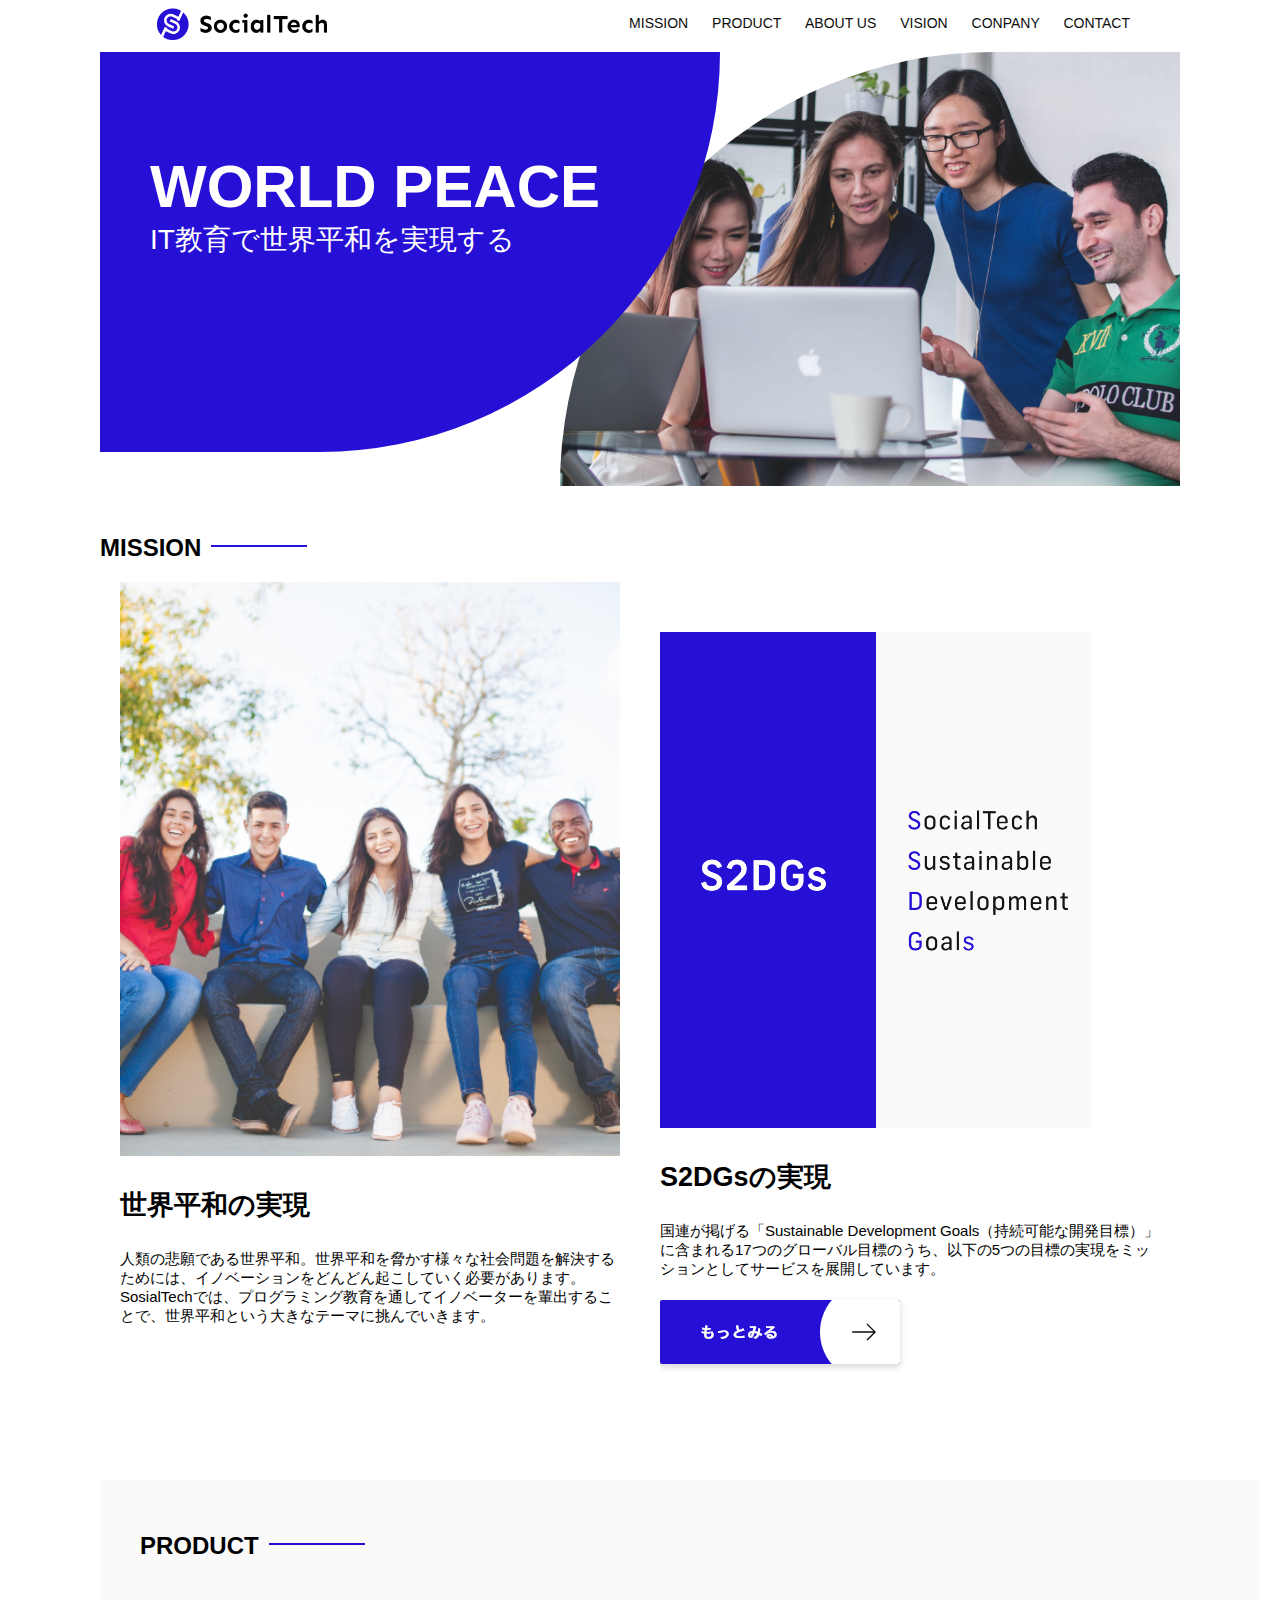
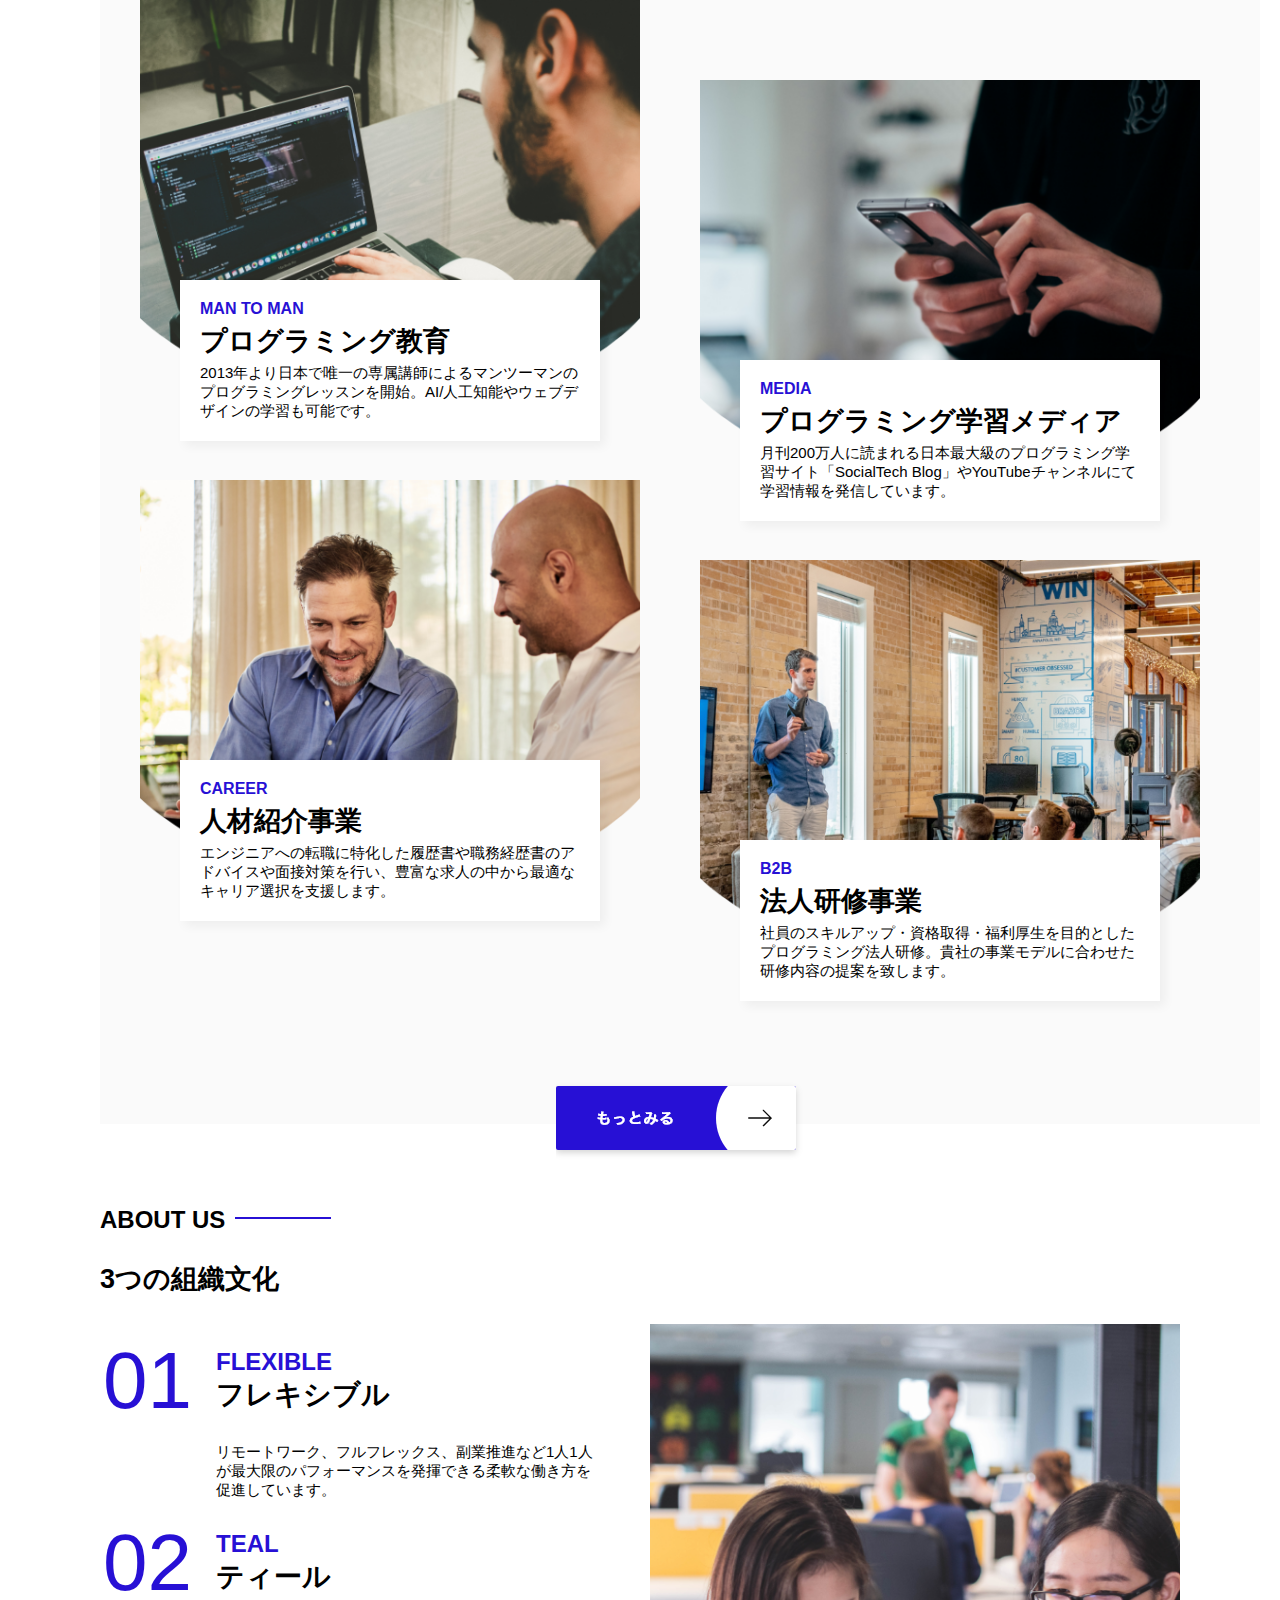
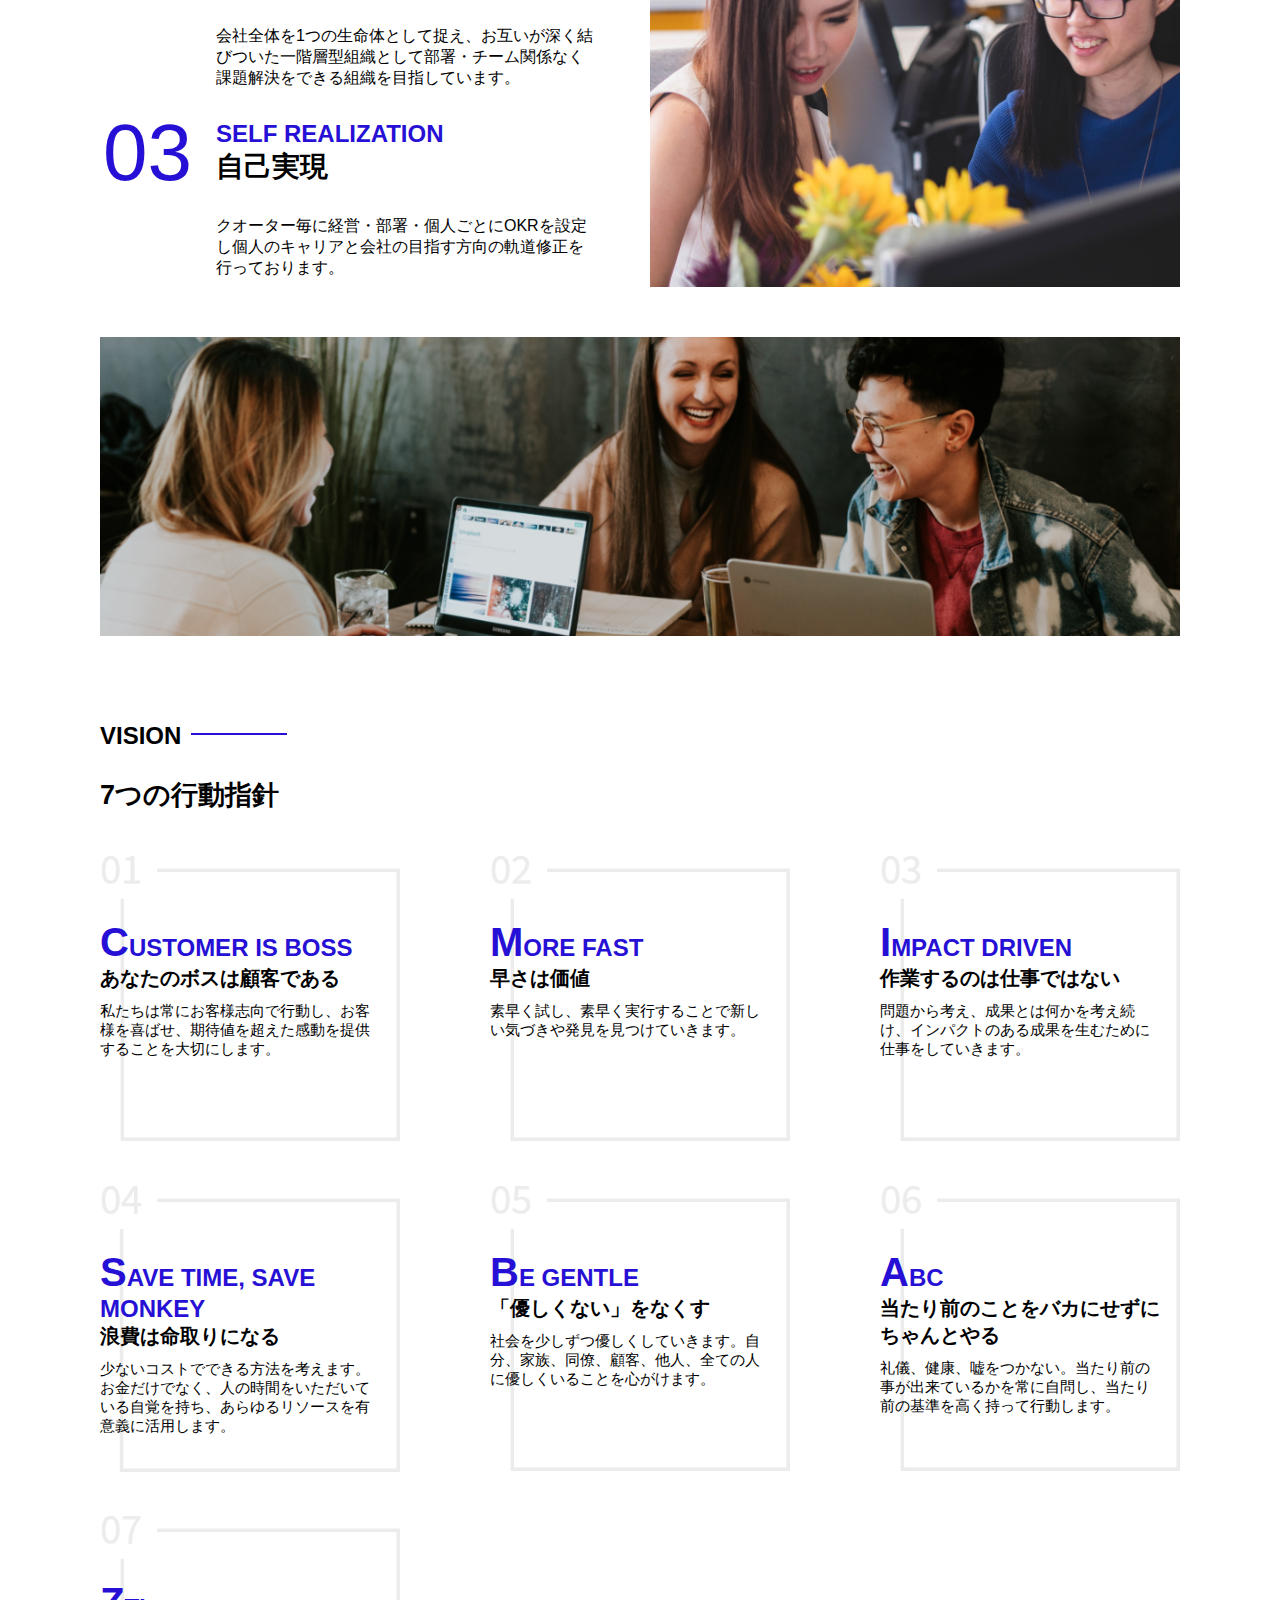
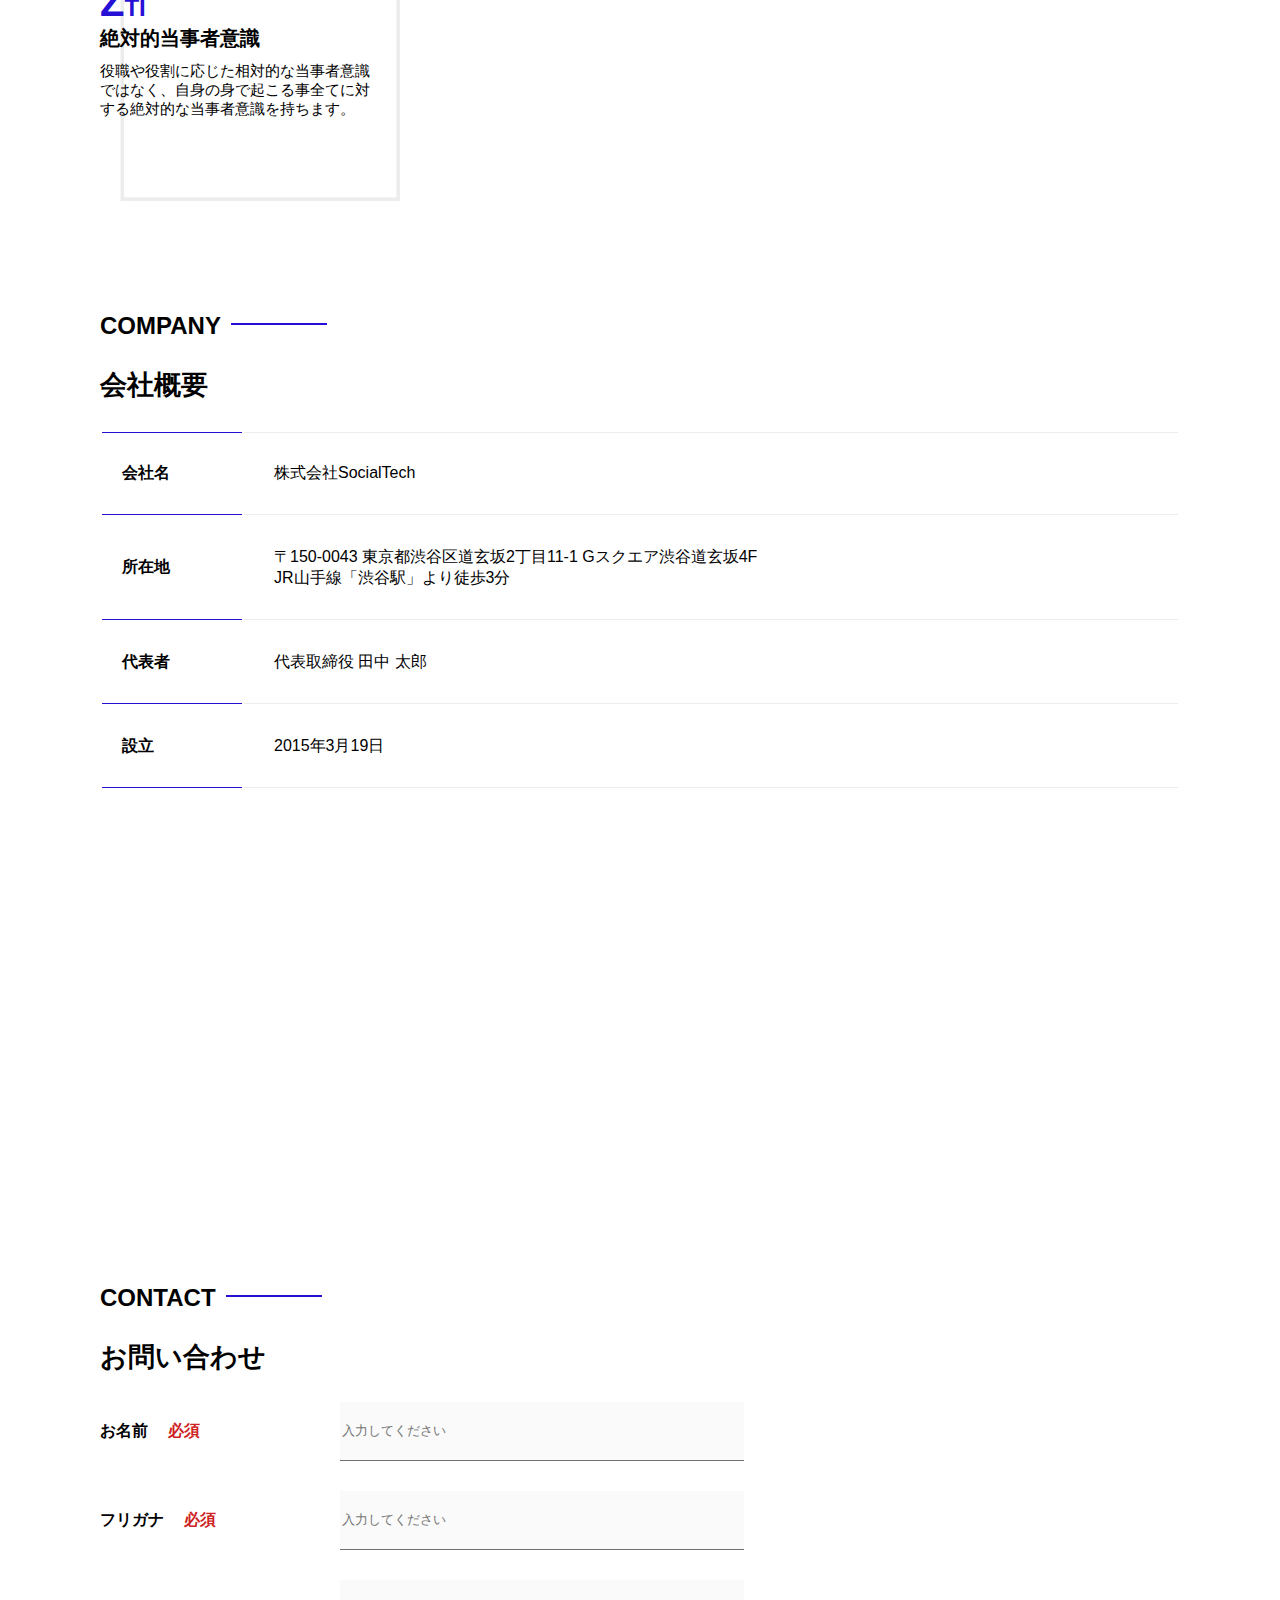
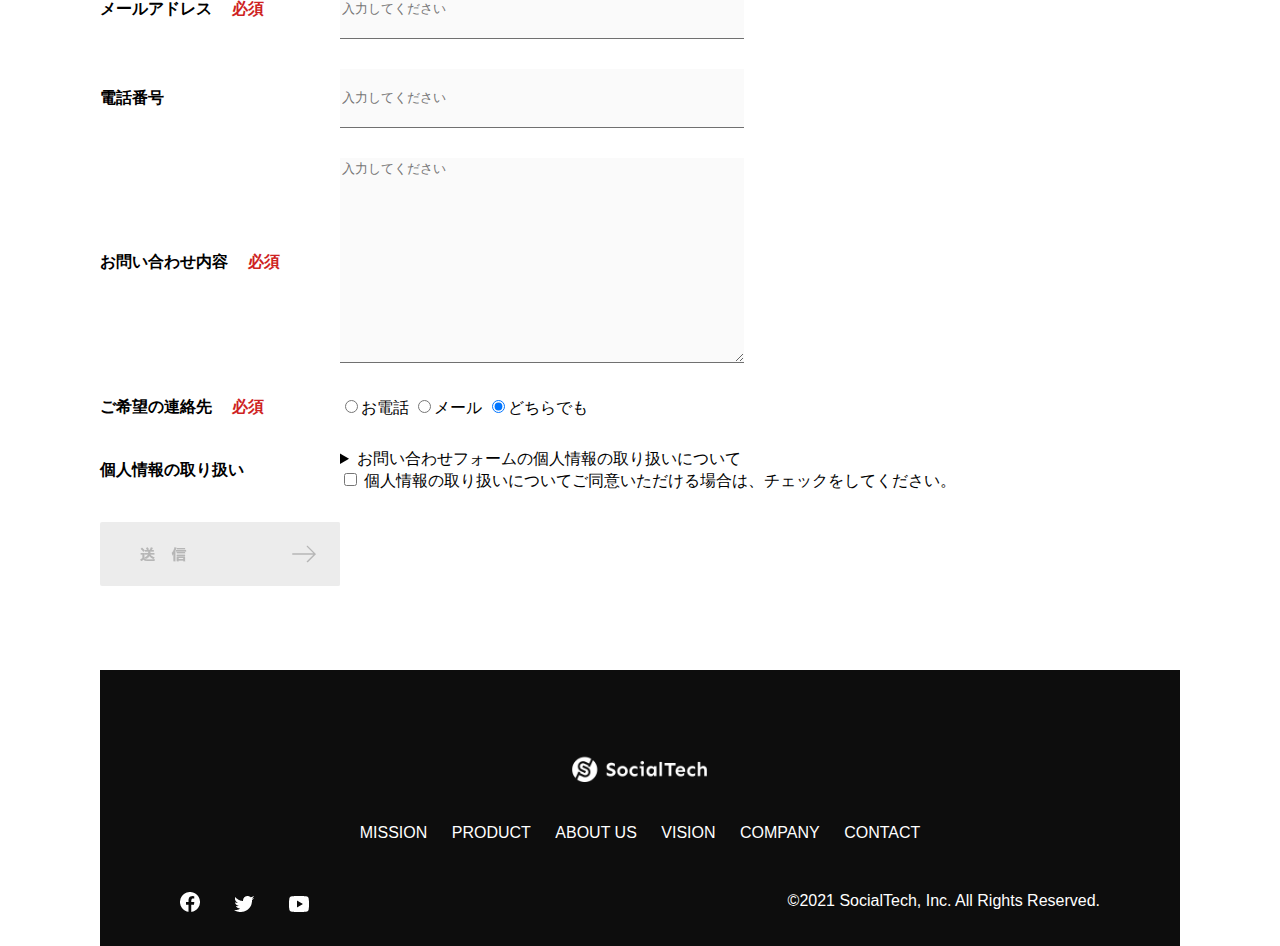
<file: index.html>
<!DOCTYPE html>
<html lang="ja">
<head>
  <meta charset="UTF-8">
  <meta name="viewport" content="width=device-width, initial-scale=1.0">
  <meta description="SocialTechはEdTech業界のリーディングカンパニーを目指します。">
  <title>SocialTech</title>
  <link rel="stylesheet" href="style.css">
</head>
<body>
  <header>
    <a href="index.html" id="logo"><img src="images/logo.png" alt="SocialTech"></a>

    <nav id="nav-pc">
      <a href="mission.html">MISSION</a>
      <a href="product.html">PRODUCT</a>
      <a href="index.html#abouts">ABOUT US</a>
      <a href="index.html#vision">VISION</a>
      <a href="index.html#company">CONPANY</a>
      <a href="index.html#contact">CONTACT</a>
    </nav>

    <img id="menu-sp" src="images/button-menu.png" alt="ナビゲーションを開く" onclick="document.getElementById('nav-sp').style.display = 'block'">
    <nav id="nav-sp">
      <img id="close" src="images/button-close.png" alt="ナビゲーションを閉じる" onclick="document.getElementById('nav-sp').style.display = 'none'">
      <a id="logo-sp" href="index.html" onclick="document.getElementById('nav-sp').style.display = 'none'"><img src="images/logo-sp.png" alt="トップページに戻る"></a>
      <a class="menu" href="mission.html" onclick="document.getElementById('nav-sp').style.display = 'none'">MISSION</a>
      <a class="menu" href="product.html" onclick="document.getElementById('nav-sp').style.display = 'none'">PRODUCT</a>
      <a class="menu" href="index.html#aboutus" onclick="document.getElementById('nav-sp').style.display = 'none'">ABOUT US</a>
      <a class="menu" href="index.html#vision" onclick="document.getElementById('nav-sp').style.display = 'none'">VISION</a>
      <a class="menu" href="index.html#company" onclick="document.getElementById('nav-sp').style.display = 'none'">COMPANY</a>
      <a class="menu" href="index.html#contact" onclick="document.getElementById('nav-sp').style.display = 'none'">CONTACT</a>
      <div id="sns">
        <a href="https://www.facebook.com/sejuku2013"><img src="images/button-facebook.png" alt="Facebookのリンク"></a>
        <a href="https://twitter.com/samuraijuku"><img src="images/button-twitter.png" alt="Twitterのリンク"></a>
        <a href="thhps://www.youtube.com/channel/UCCFOQO5aDK0xXam4cUQXT8g"><img src="images/button-youtube.png" alt="YouTubeのリンク"></a>
      </div>
    </nav>
  </header>
  <main>
    <article>
      <section id="main-visual">
        <div id="main-message">
          <h1>WORLD PEACE</h1>
          <p>IT教育で世界平和を実現する</p>
        </div>
        <img src="images/index/index-main.png" alt="PCの周りに集まる多国籍の仲間たち">
      </section>
      <section id="mission">
        <h2 class="index-h2">MISSION</h2>
        <div id="mission-flex">
          <div>
            <img id="mission-photo" src="images/index/index-mission.png" alt="屋外のベンチで写真を撮影する多国籍の仲間たち">
            <h3>世界平和の実現</h3>
            <p>人類の悲願である世界平和。世界平和を脅かす様々な社会問題を解決するためには、イノベーションをどんどん起こしていく必要があります。SosialTechでは、プログラミング教育を通してイノベーターを輩出することで、世界平和という大きなテーマに挑んでいきます。</p>
          </div>
          <div>
            <img id="s2dgs" src="images/index/s2dgs.png" alt="S2DGs">
            <h3>S2DGsの実現</h3>
            <p>国連が掲げる「Sustainable Development Goals（持続可能な開発目標）」に含まれる17つのグローバル目標のうち、以下の5つの目標の実現をミッションとしてサービスを展開しています。</p>
            <a href="mission.html">
              <img src="images/button-more.png" alt="もっとみる">
            </a>
          </div>
        </div>
      </section>
      <section id="product">
        <h2 class="index-h2">PRODUCT</h2>
        <div>
          <div id="product-left">
            <div>
              <img class="product-photo" src="images/index/index-mantoman.png" alt="PCでコードを書く男性">
              <div class="product-explain">
                <span>MAN TO MAN</span>
                <h3>プログラミング教育</h3>
                <p>2013年より日本で唯一の専属講師によるマンツーマンのプログラミングレッスンを開始。AI/人工知能やウェブデザインの学習も可能です。</p>
              </div>
            </div>
            <div>
              <img class="product-photo" src="images/index/index-career.png" alt="笑顔で話し合う2人の男性">
              <div class="product-explain">
                <span>CAREER</span>
                <h3>人材紹介事業</h3>
                <p>エンジニアへの転職に特化した履歴書や職務経歴書のアドバイスや面接対策を行い、豊富な求人の中から最適なキャリア選択を支援します。</p>
              </div>
            </div>
          </div>
          <div id="product-right">
            <div>
              <img class="product-photo" src="images/index/index-media.png" alt="スマートフォンを操作する人">
              <div class="product-explain">
                <span>MEDIA</span>
                <h3>プログラミング学習メディア</h3>
                <p>月刊200万人に読まれる日本最大級のプログラミング学習サイト「SocialTech Blog」やYouTubeチャンネルにて学習情報を発信しています。</p>
              </div>
            </div>
            <div>
              <img class="product-photo" src="images/index/index-b2b.png" alt="講演中の男性とそれを聴く人々">
              <div class="product-explain">
                <span>B2B</span>
                <h3>法人研修事業</h3>
                <p>社員のスキルアップ・資格取得・福利厚生を目的としたプログラミング法人研修。貴社の事業モデルに合わせた研修内容の提案を致します。</p>
              </div>
            </div>
          </div>
        </div>
        <div>
          <a id="product-more" href="product.html">
            <img src="images/button-more.png" alt="もっとみる">
          </a>
        </div>
      </section>
      <section id="aboutus">
        <h2 class="index-h2">ABOUT US</h2>
        <h3>3つの組織文化</h3>
        <div>
          <table class="culture-table">
            <tr>
              <td>
                <span class="culture-num">01</span>
              </td>
              <td>
                <span class="culture-en">FLEXIBLE</span>
                <span class="culture-jp">フレキシブル</span>
              </td>
            </tr>
            <tr>
              <td>

              </td>
              <td>
                <p class="culture-description">
                  リモートワーク、フルフレックス、副業推進など1人1人が最大限のパフォーマンスを発揮できる柔軟な働き方を促進しています。
                </p>
              </td>
            </tr>
            <tr>
              <td>
                <span class="culture-num">02</span>
              </td>
              <td>
                <span class="culture-en">TEAL</span>
                <span class="culture-jp">ティール</span>
              </td>
            </tr>
            <tr>
              <td>

              </td>
              <td>
                会社全体を1つの生命体として捉え、お互いが深く結びついた一階層型組織として部署・チーム関係なく課題解決をできる組織を目指しています。
              </td>
            </tr>
            <tr>
              <td>
                <span class="culture-num">03</span>
              </td>
              <td>
                <span class="culture-en">SELF REALIZATION</span>
                <span class="culture-jp">自己実現</span>
              </td>
            </tr>
            <td>

            </td>
            <td>
              クオーター毎に経営・部署・個人ごとにOKRを設定し個人のキャリアと会社の目指す方向の軌道修正を行っております。
            </td>
          </table>
          <img class="culture-img" src="images/index/index-aboutus1.png" alt="笑顔で話し合う2人の女性">
        </div>
        <img class="culture-img2" src="images/index/index-aboutus2.png" alt="笑顔で話し合う3人の男女">
      </section>
      <section id="vision">
        <h2 class="index-h2">VISION</h2>
        <h3>7つの行動指針</h3>
        <div>
          <div class="vision-box">
            <img src="images/index/vision-01.png" alt="01">
            <span>
              <h4>CUSTOMER IS BOSS</h4>
              <h5>あなたのボスは顧客である</h5>
              <p>私たちは常にお客様志向で行動し、お客様を喜ばせ、期待値を超えた感動を提供することを大切にします。</p>
            </span>
          </div>
          <div class="vision-box">
            <img src="images/index/vision-02.png" alt="02">
            <span>
              <h4>MORE FAST</h4>
              <h5>早さは価値</h5>
              <p>素早く試し、素早く実行することで新しい気づきや発見を見つけていきます。</p>
            </span>
          </div>
          <div class="vision-box">
            <img src="images/index/vision-03.png" alt="03">
            <span>
              <h4>IMPACT DRIVEN</h4>
              <h5>作業するのは仕事ではない</h5>
              <p>問題から考え、成果とは何かを考え続け、インパクトのある成果を生むために仕事をしていきます。</p>
            </span>
          </div>
          <div class="vision-box">
            <img src="images/index/vision-04.png" alt="04">
            <span>
              <h4>SAVE TIME, SAVE MONKEY</h4>
              <h5>浪費は命取りになる</h5>
              <p>少ないコストでできる方法を考えます。お金だけでなく、人の時間をいただいている自覚を持ち、あらゆるリソースを有意義に活用します。</p>
            </span>
          </div>
          <div class="vision-box">
            <img src="images/index/vision-05.png" alt="05">
            <span>
              <h4>BE GENTLE</h4>
              <h5>「優しくない」をなくす</h5>
              <p>社会を少しずつ優しくしていきます。自分、家族、同僚、顧客、他人、全ての人に優しくいることを心がけます。</p>
            </span>
          </div>
          <div class="vision-box">
            <img src="images/index/vision-06.png" alt="06">
            <span>
              <h4>ABC</h4>
              <h5>当たり前のことをバカにせずにちゃんとやる</h5>
              <p>礼儀、健康、嘘をつかない。当たり前の事が出来ているかを常に自問し、当たり前の基準を高く持って行動します。</p>
            </span>
          </div>
          <div class="vision-box">
            <img src="images/index/vision-07.png" alt="07">
            <span>
              <h4>ZTI</h4>
              <h5>絶対的当事者意識</h5>
              <p>役職や役割に応じた相対的な当事者意識ではなく、自身の身で起こる事全てに対する絶対的な当事者意識を持ちます。</p>
            </span>
          </div>
        </div>
      </section>
      <section id="company">
        <h2 class="index-h2">COMPANY</h2>
        <h3>会社概要</h3>
        <table id="company-table">
          <tr>
            <th class="tableheader-first">会社名</th>
            <td class="cell-first">株式会社SocialTech</td>
          </tr>
          <tr>
            <th class="tableheader">所在地</th>
            <td class="cell">〒150-0043 東京都渋谷区道玄坂2丁目11-1 Gスクエア渋谷道玄坂4F<br>JR山手線「渋谷駅」より徒歩3分</td>
          </tr>
          <tr>
            <th class="tableheader">代表者</th>
            <td class="cell">代表取締役 田中 太郎</td>
          </tr>
          <tr>
            <th class="tableheader">設立</th>
            <td class="cell">2015年3月19日</td>
          </tr>
        </table>
        <iframe src="https://www.google.com/maps/embed?pb=!1m18!1m12!1m3!1d3241.7761314189006!2d139.69400201531667!3d35.6578868801997!2m3!1f0!2f0!3f0!3m2!1i1024!2i768!4f13.1!3m3!1m2!1s0x60188caa0042e8d1%3A0xba130bea826a7aa2!2z44CSMTUwLTAwNDMg5p2x5Lqs6YO95riL6LC35Yy66YGT546E5Z2C77yS5LiB55uu77yR77yR4oiS77yR!5e0!3m2!1sja!2sjp!4v1643881287287!5m2!1sja!2sjp" width="600" height="450" style="border:0;" allowfullscreen="" loading="lazy"></iframe>
      </section>
      <section id="contact">
        <h2 class="index-h2">CONTACT</h2>
        <h3>お問い合わせ</h3>
        <form action="https://api.staticforms.xyz/submit" method="post">
          <input type="text" name="honeypot" style="display:none">
          <input type="hidden" name="accessKey" value="f70f6d6e-cedf-4942-aa70-0d74ff554db4">
          <input type="hidden" name="subject" value="お問い合わせフォーム" />
          <input type="hidden" name="replyTo" value="n.onqou.1126@gmail.com">
          <input type="hidden" name="redirectTo" value="">
          <div>
            <div class="contact-heading">
              <label class="contact-label">お名前<span class="contact-span">必須</span></label>
            </div>
            <div class="contact-form">
              <input type="text" name="name" placeholder="入力してください" class="contact-textbox">
            </div>
          </div>
          <div>
            <div class="contact-heading">
              <label class="contact-label">フリガナ<span class="contact-span">必須</span></label>
            </div>
            <div>
              <input type="text" name="hurigana" placeholder="入力してください" class="contact-textbox">
            </div>
          </div>
          <div>
            <div class="contact-heading">
              <label class="contact-label">メールアドレス<span class="contact-span">必須</span></label>
            </div>
            <div>
              <input type="text" name="email" placeholder="入力してください" class="contact-textbox">
            </div>
          </div>
          <div>
            <div class="contact-heading">
              <label class="contact-label">電話番号</label>
            </div>
            <div>
              <input type="text" name="tel" placeholder="入力してください" class="contact-textbox">
            </div>
          </div>
          <div>
            <div class="contact-heading">
              <label class="contact-label">お問い合わせ内容<span class="contact-span">必須</span></label>
            </div>
            <div>
              <textarea class="contact-textarea" placeholder="入力してください" name="message"></textarea>
            </div>
          </div>
          <div>
            <div class="contact-heading">
              <label class="contact-label">ご希望の連絡先<span class="contact-span">必須</span></label>
            </div>
            <div>
              <input class="radiobutton" type="radio" value="tel" name="contact" checked><label>お電話</label>
              <input class="radiobutton" type="radio" value="mail" name="contact" checked><label>メール</label>
              <input class="radiobutton" type="radio" value="both" name="contact" checked><label>どちらでも</label>
            </div>
          </div>
          <div>
            <div class="contact-heading">
              <label class="contact-label">個人情報の取り扱い</label>
            </div>
            <div>
              <details>
                <summary>お問い合わせフォームの個人情報の取り扱いについて</summary>
                <div>
                  <span>１．組織の名称又は氏名</span><br>
                  株式会社SocialTech<br><br>
                  <span>２．個人情報保護管理者（若しくはその代理人）の氏名又は職名、所属及び連絡先
                    鈴木 一郎 コーポレート部</span><br>
                  メールアドレス：support@socialtech.net<br>
                  TEL：03-xxxx-xxxx<br>
                  <span>３．個人情報の利用目的</span><br>
                  ・本サービス及び本サービスに関連する情報の提供又はそれらに関する連絡のため<br>
                  ・ユーザーの本人確認のため<br>
                  ・当社サービスのご案内のため<br>
                  ・当社の商品等の広告または宣伝（電子メールによるものを含むものとします。）<br><br>
                  <span>４．個人情報の取り扱い業務の委託</span><br>
                  個人情報の取扱業務の全部または一部を外部に業務委託する場合があります。<br>
                  その際、弊社は、個人情報を適切に保護できる管理体制を敷き実行していることを条件として<br>
                  委託先を厳選したうえで、機密保持契約を委託先と締結し、お客様の個人情報を厳密に管理させます。<br><br>
                  <span>５．個人情報の開示等の請求</span><br>
                  お客様は、弊社に対してご自身の個人情報の開示等（利用目的の通知、開示、内容の訂正・追加・削除、利用の停止または消去、第三者への提供の停止）に関して、当社問合わせ窓口に申し出ることができます。<br>
                  その際、弊社はお客様ご本人を確認させていただいたうえで、合理的な期間内に対応いたします。<br><br>
                  なお、個人情報に関する弊社問合わせ先は、次の通りです。<br><br>
                  株式会社SocialTech　個人情報問合せ窓口<br>
                  〒150-0043　東京都渋谷区道玄坂2丁目11-1 Ｇスクエア渋谷道玄坂 4F<br>
                  メールアドレス：support@socialtech.net　TEL：03-xxxx-xxxx<br><br>
                  <span>６．個人情報を提供されることの任意性について</span><br><br>
                  お客様がご自身の個人情報を弊社に提供されるか否かは、お客様のご判断によりますが、もしご提供されない場合には、適切なサービスが提供できない場合がありますので予めご了承ください。
                </div>
              </details>
              <input type="checkbox" name="agree">
              <span>個人情報の取り扱いについてご同意いただける場合は、チェックをしてください。</span>
            </div>
          </div>
          <input type="image" value="Submit" src="images/button-submit.png" alt="送信する">
        </form>
      </section>
    </article>
    <footer>
      <div id="footer-logo">
        <img src="images/logo-sp.png" alt="SocialTech">
      </div>
      <div id="footer-link">
        <a href="mission.html">MISSION</a>
        <a href="product.html">PRODUCT</a>
        <a href="index.html#aboutus">ABOUT US</a>
        <a href="index.html#vision">VISION</a>
        <a href="index.html#company">COMPANY</a>
        <a href="index.html#contact">CONTACT</a>
      </div>
      <div id="sns-footer">
        <a href="https://www.facebook.com/sejuku2013"><img src="images/button-facebook.png" alt="Facebookのリンク"></a>
        <a href="https://twitter.com/samuraijuku"><img src="images/button-twitter.png" alt="Twitterのリンク"></a>
        <a href="thhps://www.youtube.com/channel/UCCFOQO5aDK0xXam4cUQXT8g"><img src="images/button-youtube.png" alt="YouTubeのリンク"></a>
        <span id="copyright">&copy;2021 SocialTech, Inc. All Rights Reserved.</span>
      </div>
    </footer>
  </main>
</body>
</html>
</file>
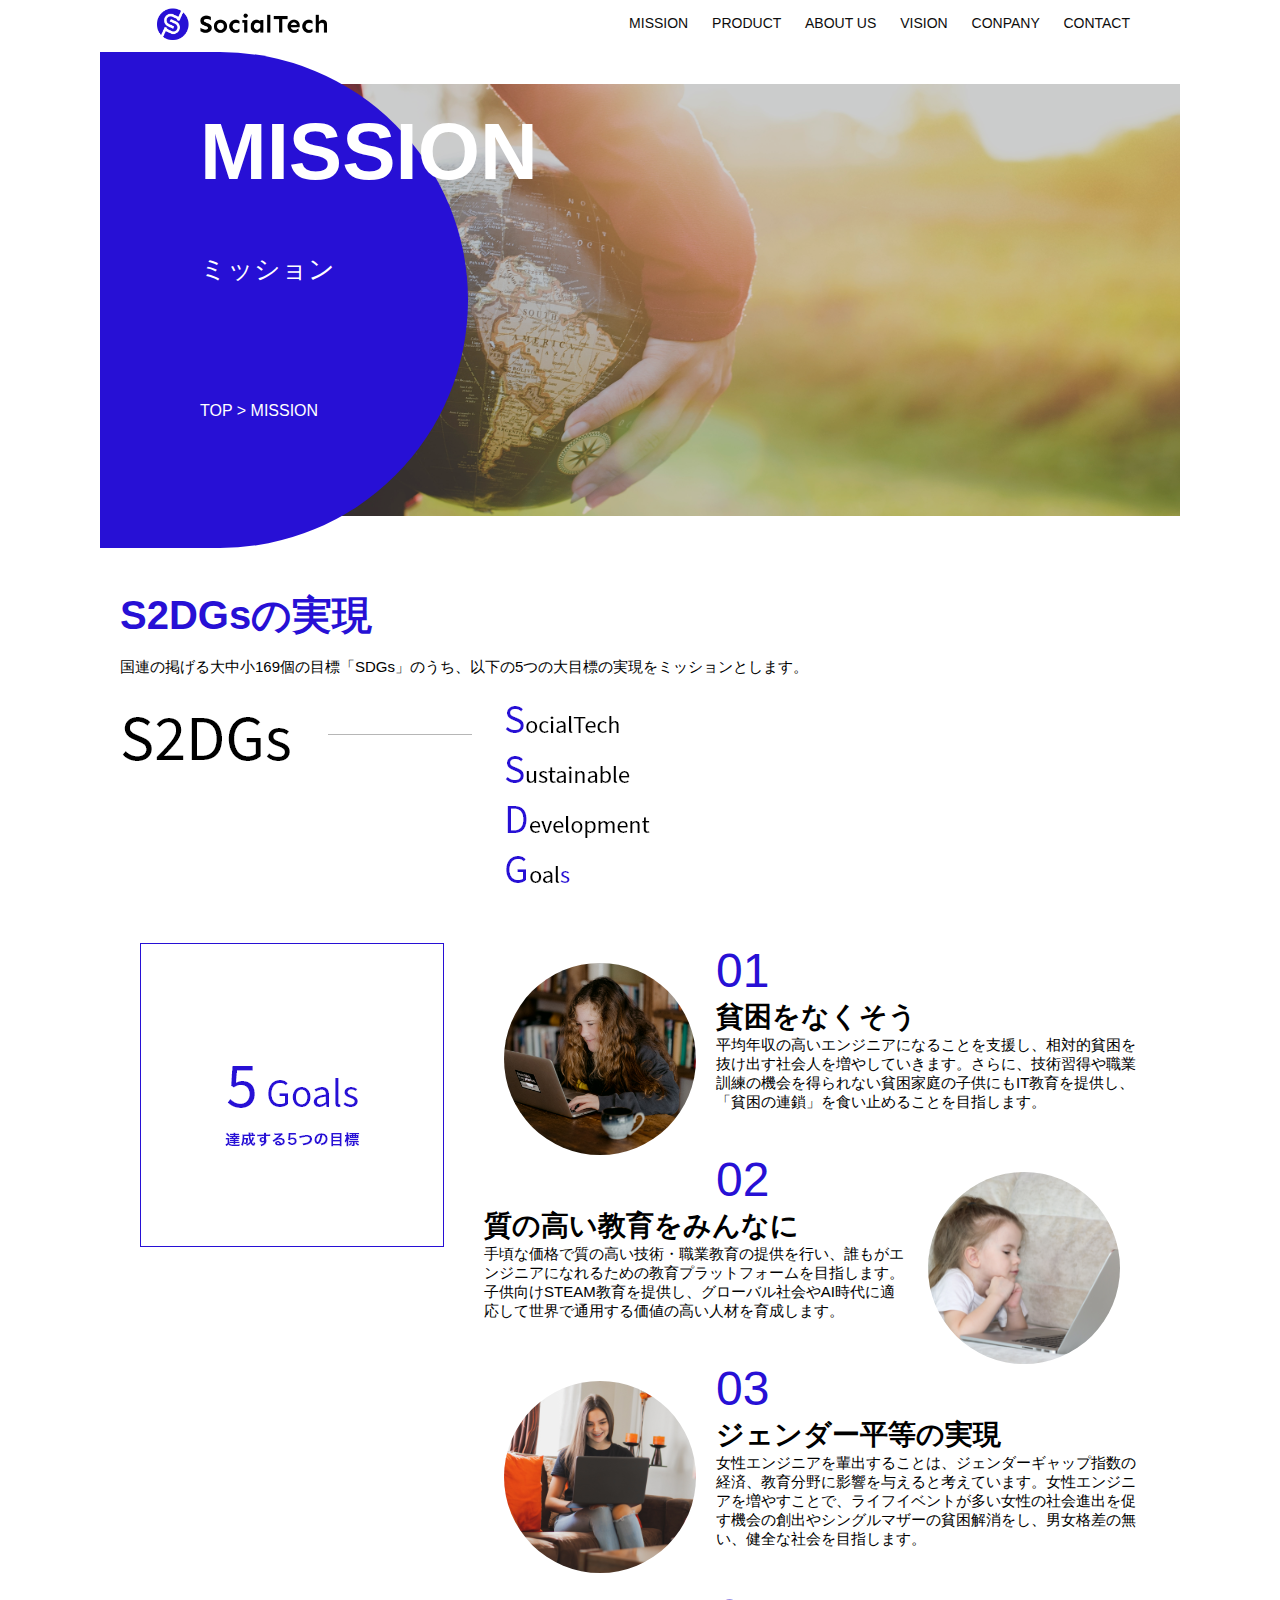
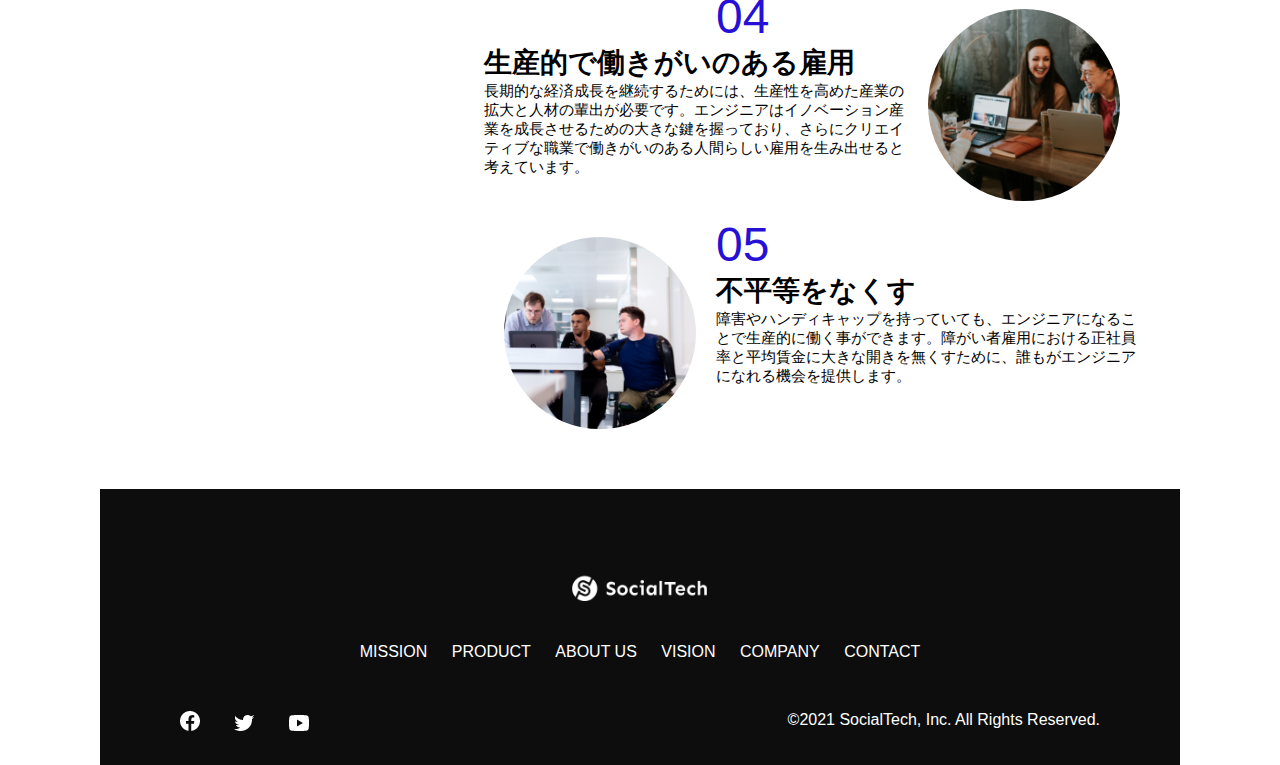
<file: mission.html>
<!DOCTYPE html>
<html lang="ja">
<head>
  <meta charset="UTF-8">
  <meta name="viewport" content="width=device-width, initial-scale=1.0">
  <meta description="SocialTechが目指す5つの目標（S2DGs）を紹介します。">
  <title>SocialTech - MISSION</title>
  <link rel="stylesheet" href="style.css">
</head>
<body>
  <header>
    <a href="index.html" id="logo"><img src="images/logo.png" alt="SocialTech"></a>

    <nav id="nav-pc">
      <a href="mission.html">MISSION</a>
      <a href="product.html">PRODUCT</a>
      <a href="index.html#abouts">ABOUT US</a>
      <a href="index.html#vision">VISION</a>
      <a href="index.html#company">CONPANY</a>
      <a href="index.html#contact">CONTACT</a>
    </nav>

    <img id="menu-sp" src="images/button-menu.png" alt="ナビゲーションを開く" onclick="document.getElementById('nav-sp').style.display = 'block'">
    <nav id="nav-sp">
      <img id="close" src="images/button-close.png" alt="ナビゲーションを閉じる" onclick="document.getElementById('nav-sp').style.display = 'none'">
      <a id="logo-sp" href="index.html" onclick="document.getElementById('nav-sp').style.display = 'none'"><img src="images/logo-sp.png" alt="トップページに戻る"></a>
      <a class="menu" href="mission.html" onclick="document.getElementById('nav-sp').style.display = 'none'">MISSION</a>
      <a class="menu" href="product.html" onclick="document.getElementById('nav-sp').style.display = 'none'">PRODUCT</a>
      <a class="menu" href="index.html#aboutus" onclick="document.getElementById('nav-sp').style.display = 'none'">ABOUT US</a>
      <a class="menu" href="index.html#vision" onclick="document.getElementById('nav-sp').style.display = 'none'">VISION</a>
      <a class="menu" href="index.html#company" onclick="document.getElementById('nav-sp').style.display = 'none'">COMPANY</a>
      <a class="menu" href="index.html#contact" onclick="document.getElementById('nav-sp').style.display = 'none'">CONTACT</a>
      <div id="sns">
        <a href="https://www.facebook.com/sejuku2013"><img src="images/button-facebook.png" alt="Facebookのリンク"></a>
        <a href="https://twitter.com/samuraijuku"><img src="images/button-twitter.png" alt="Twitterのリンク"></a>
        <a href="thhps://www.youtube.com/channel/UCCFOQO5aDK0xXam4cUQXT8g"><img src="images/button-youtube.png" alt="YouTubeのリンク"></a>
      </div>
    </nav>
  </header>
  <main>
    <article>
      <section id="mission-main">
        <div id="mission-title">
          <h1>MISSION</h1>
          <span>ミッション</span>
          <div>TOP > MISSION</div>
        </div>
      </section>
      <section id="mission-s2dgs">
        <h2 class="mission-h2">S2DGsの実現</h2>
        <p>国連の掲げる大中小169個の目標「SDGs」のうち、以下の5つの大目標の実現をミッションとします。</p>
        <img src="images/mission/mission-s2dgs.png" alt="S2DGs">
      </section>
      <section id="mission-5goals">
        <div>
          <img id="s2dgs-image" src="images/mission/mission-5goals.png" alt="5Goals">
        </div>
        <div>
          <div>
            <img class="fivegoals-image-left" src="images/mission/mission-5goals01.png" alt="PCを操作する女の子">
            <span class="fivegoals-number">01</span>
            <h3 class="fivegoals-h3">貧困をなくそう</h3>
            <p class="fivegoals-p">
              平均年収の高いエンジニアになることを支援し、相対的貧困を抜け出す社会人を増やしていきます。さらに、技術習得や職業訓練の機会を得られない貧困家庭の子供にもIT教育を提供し、「貧困の連鎖」を食い止めることを目指します。
            </p>
          </div>
          <div>
            <img class="fivegoals-image-right" src="images/mission/mission-5goals02.png" alt="PCを見つめる小さい女の子">
            <span class="fivegoals-number">02</span>
            <h3 class="fivegoals-h3">質の高い教育をみんなに</h3>
            <p class="fivegoals-p">
              手頃な価格で質の高い技術・職業教育の提供を行い、誰もがエンジニアになれるための教育プラットフォームを目指します。子供向けSTEAM教育を提供し、グローバル社会やAI時代に適応して世界で通用する価値の高い人材を育成します。
            </p>
          </div>
          <div>
            <img class="fivegoals-image-left" src="images/mission/mission-5goals03.png" alt="PCを操作する女性">
            <span class="fivegoals-number">03</span>
            <h3 class="fivegoals-h3">ジェンダー平等の実現</h3>
            <p class="fivegoals-p">
              女性エンジニアを輩出することは、ジェンダーギャップ指数の経済、教育分野に影響を与えると考えています。女性エンジニアを増やすことで、ライフイベントが多い女性の社会進出を促す機会の創出やシングルマザーの貧困解消をし、男女格差の無い、健全な社会を目指します。
            </p>
          </div>
          <div>
            <img class="fivegoals-image-right" src="images/mission/mission-5goals04.png" alt="笑顔で話し合う3人の男女">
            <span class="fivegoals-number">04</span>
            <h3 class="fivegoals-h3">生産的で働きがいのある雇用</h3>
            <p class="fivegoals-p">
              長期的な経済成長を継続するためには、生産性を高めた産業の拡大と人材の輩出が必要です。エンジニアはイノベーション産業を成長させるための大きな鍵を握っており、さらにクリエイティブな職業で働きがいのある人間らしい雇用を生み出せると考えています。
            </p>
          </div>
          <div>
            <img class="fivegoals-image-left" src="images/mission/mission-5goals05.png" alt="障害を持つ男性が生き生きと働く様子">
            <span class="fivegoals-number">05</span>
            <h3 class="fivegoals-h3">不平等をなくす</h3>
            <p class="fivegoals-p">
              障害やハンディキャップを持っていても、エンジニアになることで生産的に働く事ができます。障がい者雇用における正社員率と平均賃金に大きな開きを無くすために、誰もがエンジニアになれる機会を提供します。
            </p>
          </div>
        </div>
      </section>
    </article>
    <footer>
      <div id="footer-logo">
        <img src="images/logo-sp.png" alt="SocialTech">
      </div>
      <div id="footer-link">
        <a href="mission.html">MISSION</a>
        <a href="product.html">PRODUCT</a>
        <a href="index.html#aboutus">ABOUT US</a>
        <a href="index.html#vision">VISION</a>
        <a href="index.html#company">COMPANY</a>
        <a href="index.html#contact">CONTACT</a>
      </div>
      <div id="sns-footer">
        <a href="https://www.facebook.com/sejuku2013"><img src="images/button-facebook.png" alt="Facebookのリンク"></a>
        <a href="https://twitter.com/samuraijuku"><img src="images/button-twitter.png" alt="Twitterのリンク"></a>
        <a href="thhps://www.youtube.com/channel/UCCFOQO5aDK0xXam4cUQXT8g"><img src="images/button-youtube.png" alt="YouTubeのリンク"></a>
        <span id="copyright">&copy;2021 SocialTech, Inc. All Rights Reserved.</span>
      </div>
    </footer>
  </main>
</body>
</html>
</file>
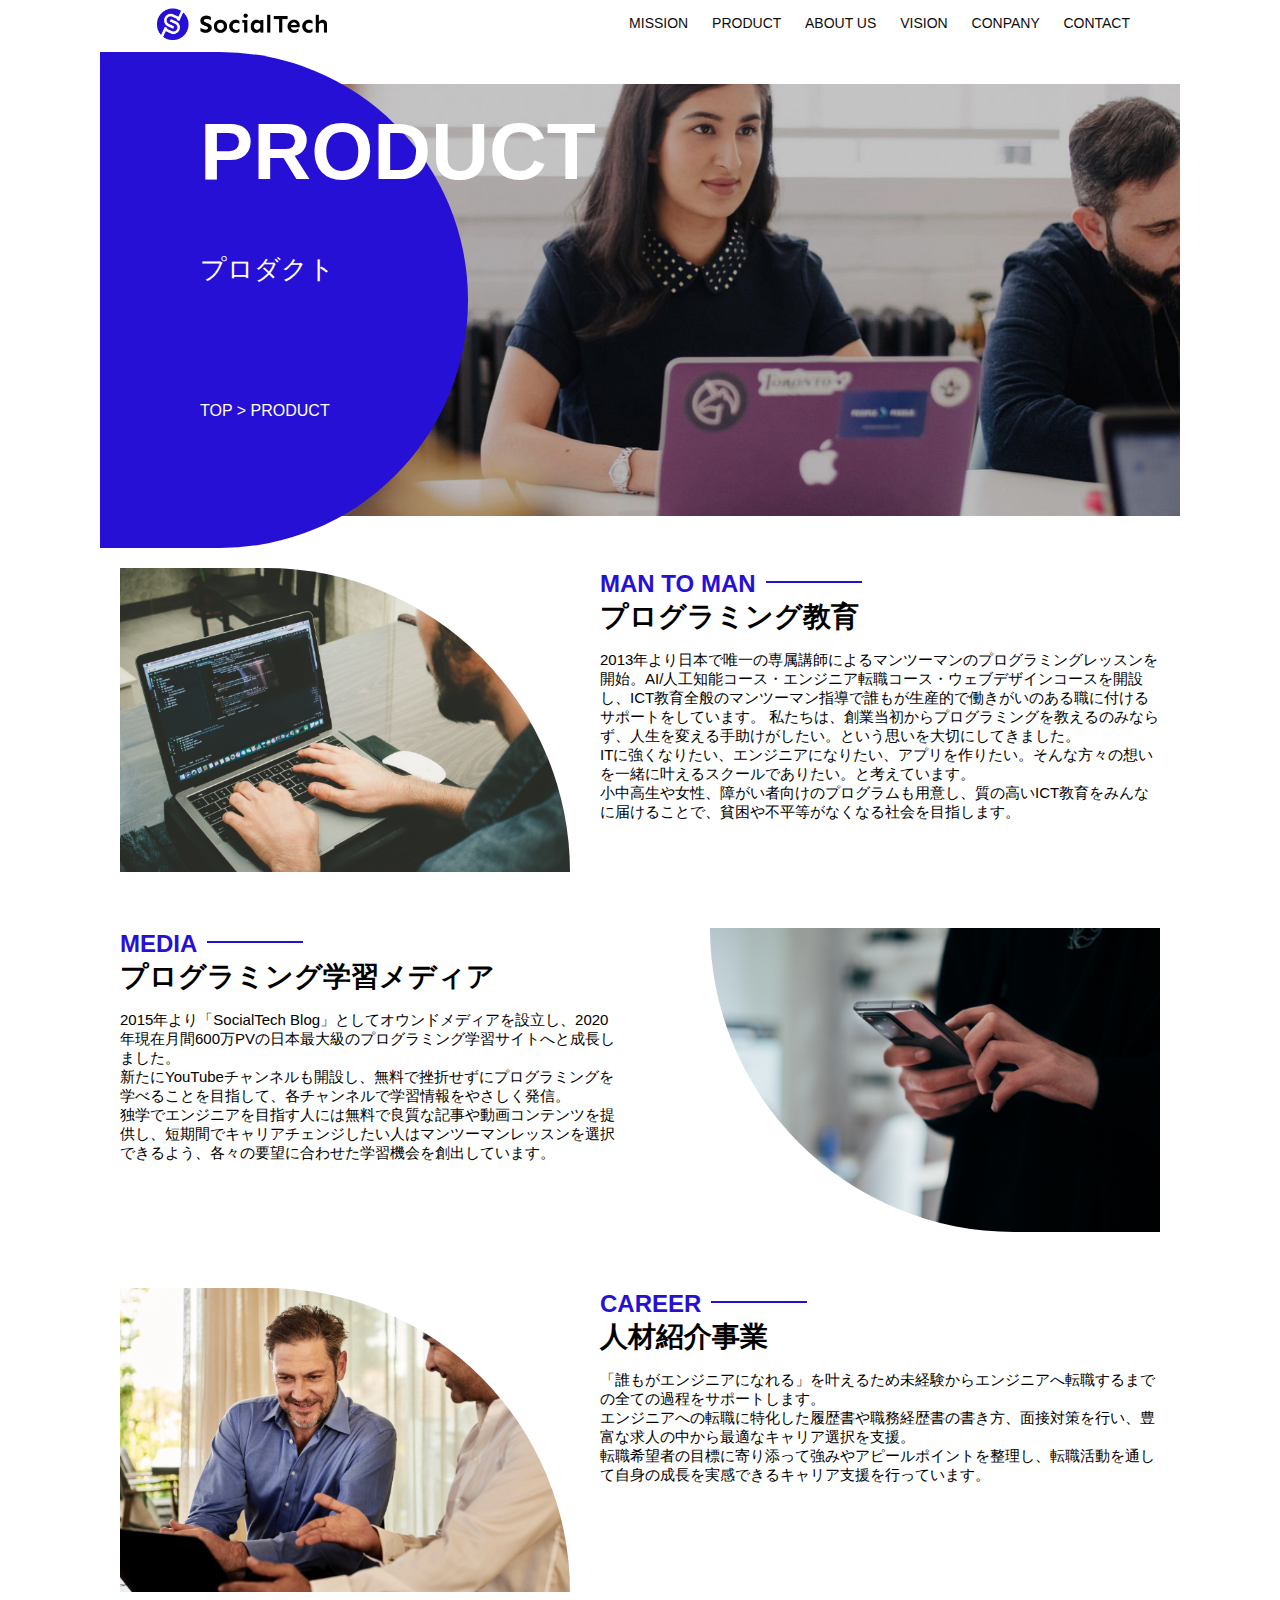
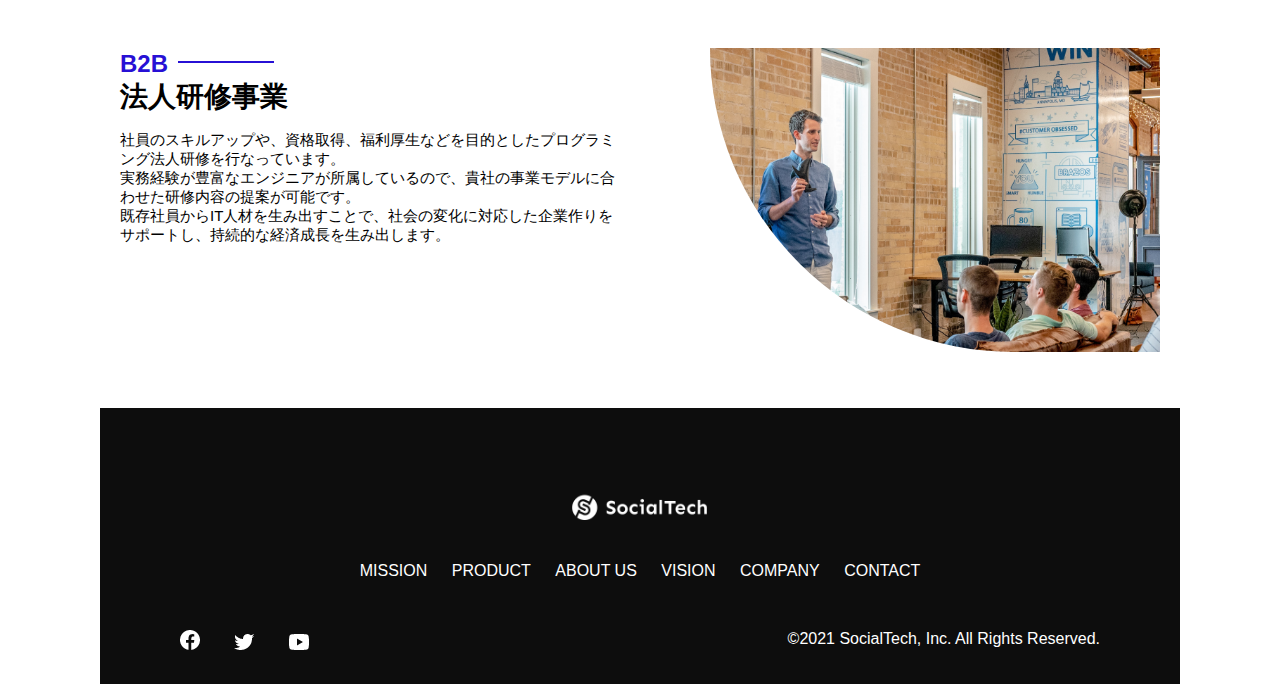
<file: product.html>
<!DOCTYPE html>
<html lang="ja">
<head>
  <meta charset="UTF-8">
  <meta name="viewport" content="width=device-width, initial-scale=1.0">
  <meta description="SocialTechの4つのプロダクトを紹介します。">
  <title>SocialTech - PRODUCT</title>
  <link rel="stylesheet" href="style.css">
</head>
<body>
  <header>
    <a href="index.html" id="logo"><img src="images/logo.png" alt="SocialTech"></a>

    <nav id="nav-pc">
      <a href="mission.html">MISSION</a>
      <a href="product.html">PRODUCT</a>
      <a href="index.html#abouts">ABOUT US</a>
      <a href="index.html#vision">VISION</a>
      <a href="index.html#company">CONPANY</a>
      <a href="index.html#contact">CONTACT</a>
    </nav>

    <img id="menu-sp" src="images/button-menu.png" alt="ナビゲーションを開く" onclick="document.getElementById('nav-sp').style.display = 'block'">
    <nav id="nav-sp">
      <img id="close" src="images/button-close.png" alt="ナビゲーションを閉じる" onclick="document.getElementById('nav-sp').style.display = 'none'">
      <a id="logo-sp" href="index.html" onclick="document.getElementById('nav-sp').style.display = 'none'"><img src="images/logo-sp.png" alt="トップページに戻る"></a>
      <a class="menu" href="mission.html" onclick="document.getElementById('nav-sp').style.display = 'none'">MISSION</a>
      <a class="menu" href="product.html" onclick="document.getElementById('nav-sp').style.display = 'none'">PRODUCT</a>
      <a class="menu" href="index.html#aboutus" onclick="document.getElementById('nav-sp').style.display = 'none'">ABOUT US</a>
      <a class="menu" href="index.html#vision" onclick="document.getElementById('nav-sp').style.display = 'none'">VISION</a>
      <a class="menu" href="index.html#company" onclick="document.getElementById('nav-sp').style.display = 'none'">COMPANY</a>
      <a class="menu" href="index.html#contact" onclick="document.getElementById('nav-sp').style.display = 'none'">CONTACT</a>
      <div id="sns">
        <a href="https://www.facebook.com/sejuku2013"><img src="images/button-facebook.png" alt="Facebookのリンク"></a>
        <a href="https://twitter.com/samuraijuku"><img src="images/button-twitter.png" alt="Twitterのリンク"></a>
        <a href="thhps://www.youtube.com/channel/UCCFOQO5aDK0xXam4cUQXT8g"><img src="images/button-youtube.png" alt="YouTubeのリンク"></a>
      </div>
    </nav>
  </header>
  <main>
    <article>
      <section id="product-main">
        <div id="product-title">
          <h1>PRODUCT</h1>
          <span>プロダクト</span>
          <div>TOP > PRODUCT</div>
        </div>
      </section>
      <section class="product-section1">
        <img src="images/product/product-mantoman.png" alt="PCでコードを書く男性">
        <div>
          <h2 class="product-h2">MAN TO MAN</h2>
          <h3 class="product-h3">プログラミング教育</h3>
          <p>
            2013年より日本で唯一の専属講師によるマンツーマンのプログラミングレッスンを開始。AI/人工知能コース・エンジニア転職コース・ウェブデザインコースを開設し、ICT教育全般のマンツーマン指導で誰もが生産的で働きがいのある職に付けるサポートをしています。
            私たちは、創業当初からプログラミングを教えるのみならず、人生を変える手助けがしたい。という思いを大切にしてきました。<br>ITに強くなりたい、エンジニアになりたい、アプリを作りたい。そんな方々の想いを一緒に叶えるスクールでありたい。と考えています。<br>小中高生や女性、障がい者向けのプログラムも用意し、質の高いICT教育をみんなに届けることで、貧困や不平等がなくなる社会を目指します。
          </p>
        </div>
      </section>
      <section class="product-section2">
        <div>
          <h2 class="product-h2">MEDIA</h2>
          <h3 class="product-h3">プログラミング学習メディア</h3>
          <p>
            2015年より「SocialTech Blog」としてオウンドメディアを設立し、2020年現在月間600万PVの日本最大級のプログラミング学習サイトへと成長しました。<br>新たにYouTubeチャンネルも開設し、無料で挫折せずにプログラミングを学べることを目指して、各チャンネルで学習情報をやさしく発信。<br>独学でエンジニアを目指す人には無料で良質な記事や動画コンテンツを提供し、短期間でキャリアチェンジしたい人はマンツーマンレッスンを選択できるよう、各々の要望に合わせた学習機会を創出しています。
          </p>
        </div>
        <img src="images/product/product-media.png" alt="スマートフォンを操作する人">
      </section>
      <section class="product-section1">
        <img src="images/product/product-career.png" alt="笑顔で話し合う2人の男性">
        <div>
          <h2 class="product-h2">CAREER</h2>
          <h3 class="product-h3">人材紹介事業</h3>
          <p>
            「誰もがエンジニアになれる」を叶えるため未経験からエンジニアへ転職するまでの全ての過程をサポートします。<br>エンジニアへの転職に特化した履歴書や職務経歴書の書き方、面接対策を行い、豊富な求人の中から最適なキャリア選択を支援。<br>転職希望者の目標に寄り添って強みやアピールポイントを整理し、転職活動を通して自身の成長を実感できるキャリア支援を行っています。<br>
          </p>
        </div>
      </section>
      <section class="product-section2">
        <div>
          <h2 class="product-h2">B2B</h2>
          <h3 class="product-h3">法人研修事業</h3>
          <p>
            社員のスキルアップや、資格取得、福利厚生などを目的としたプログラミング法人研修を行なっています。<br>実務経験が豊富なエンジニアが所属しているので、貴社の事業モデルに合わせた研修内容の提案が可能です。<br>既存社員からIT人材を生み出すことで、社会の変化に対応した企業作りをサポートし、持続的な経済成長を生み出します。
          </p>
        </div>
        <img src="images/product/product-b2b.png" alt="講演中の男性とそれを聴く人々">
      </section>
    </article>
    <footer>
      <div id="footer-logo">
        <img src="images/logo-sp.png" alt="SocialTech">
      </div>
      <div id="footer-link">
        <a href="mission.html">MISSION</a>
        <a href="product.html">PRODUCT</a>
        <a href="index.html#aboutus">ABOUT US</a>
        <a href="index.html#vision">VISION</a>
        <a href="index.html#company">COMPANY</a>
        <a href="index.html#contact">CONTACT</a>
      </div>
      <div id="sns-footer">
        <a href="https://www.facebook.com/sejuku2013"><img src="images/button-facebook.png" alt="Facebookのリンク"></a>
        <a href="https://twitter.com/samuraijuku"><img src="images/button-twitter.png" alt="Twitterのリンク"></a>
        <a href="thhps://www.youtube.com/channel/UCCFOQO5aDK0xXam4cUQXT8g"><img src="images/button-youtube.png" alt="YouTubeのリンク"></a>
        <span id="copyright">&copy;2021 SocialTech, Inc. All Rights Reserved.</span>
      </div>
    </footer>
  </main>
</body>
</html>
</file>
<file: style.css>
body {
  font-family: "Source Sans Pro", "Hiragino Kaku Gothic ProN", Meiryo, Arial, sans-serif;
}

p {
  font-size: 15px;
}

@media screen and (min-width: 768px) {
  
  
  body {
    max-width: 1080px;
    min-width: 960px;
    margin: 0 auto 0 auto;
  }
  
  header {
    display: flex;
    justify-content: space-between;
    max-width: 980px;
    margin: 0 auto 0 auto;
  }
  
  #nav-pc {
    text-align: right;
    font-size: 14px;
    padding-top: 15px;
  }
  #nav-pc > a {
    text-decoration: none;
    margin-left: 20px;
  }
  #nav-pc > a:link {
    color: #0d0d0d;
  }
  #nav-pc > a:visited {
    color: #0d0d0d;
  }
  #nav-pc > a:hover {
    color: #0d0d0d;
  }
  #nav-pc > a:active {
    color: #0d0d0d;
  }

  #nav-sp, #menu-sp {
    display: none;
  }
  
  #main-visual {
    position: relative;
    height: 400px;
  }
  
  #main-message {
    position: absolute;
    top: 0;
    left: 0;
    background-color: #2710d5;
    color: #ffffff;
    border-radius: 0 0 476px 0;
    max-width: 620px;
    height: 100%;
    width: 100%;
    z-index: 11;
  }
  
  #main-message > h1 {
    font-size: 60px;
    font-weight: bold;
    margin: 100px 0 0 50px;
  }
  #main-message > p {
    font-size: 28px;
    margin: 0 0 0 50px;
  }
  
  #main-visual > img {
    max-width: 620px;
    border-radius: 476px 0 0 0;
    position: absolute;
    top: 0;
    right: 0;
    z-index: 10;
  }
  
  h2 {
    margin: 40px 0 0 0;
  }
  
  h2::after {
    content: url(images/line.png);
    margin-left: 10px;
  }
  
  h3 {
    font-size: 27px;
  }
  
  /* ミッション */
  #mission {
    margin: 80px auto 80px auto;
    width: 100%;
  }
  
  #mission-flex {
    width: 100%;
    display: flex;
  }
  
  #mission-flex > div {
    width: 50%;
    margin: 20px;
  }
  
  #mission-photo {
    width: 100%;
  }
  
  #s2dgs {
    margin-top: 50px;
  }
  
  /* プロダクト */
  #product {
    background-color: #fafafa;
    width: 100%;
    margin: 80px 0 80px 0;
    padding: 10px 40px 0 40px;
  }
  
  /* 外枠 */
  #product > div {
    margin-top: 40px;
    display: flex;
  }
  
  /* 左のカラム */
  #product-left {
    width: 50%;
    margin-right: 20px;
  }
  
  /* 右のカラム */
  #product-right {
    width: 50%;
    margin-left: 20px;
    margin-top: 80px;
  }
  
  #product-left > div {
    position: relative;
    height: 480px;
    margin-right: 20px;
  }
  
  #product-right > div {
    position: relative;
    height: 480px;
    margin-right: 20px;
  }
  
  .product-photo {
    width: 100%;
  }
  
  /* 説明文の枠 */
  .product-explain {
    background-color: #ffffff;
    position: absolute;
    left: 0;
    top: 280px;
    margin: 0 40px 0 40px;
    padding: 20px;
    box-shadow: 5px 5px 10px rgba(0, 0, 0, 0.05);
  }
  
  .product-explain > span {
    color: #2710d5;
    font-weight: bold;
    font-size: 16px;
    margin: 0;
  }
  
  .product-explain > h3 {
    margin: 5px 0 5px 0;
  }
  
  .product-explain > p {
    margin: 0;
  }
  
  #product-more {
    margin: 0 auto -42px auto;
  }
  
  /* ABOUT US */
  #aboutus {
    margin: 80px auto;
  }
  
  #aboutus > div {
    display: flex;
  }
  
  .culture-img {
    width: 100%;
    align-self: flex-start;
  }
  
  .culture-img2 {
    margin-top: 50px;
    width: 100%;
  }
  
  .culture-table {
    max-width: 500px;
    margin-right: 50px;
  }
  
  .culture-num {
    font-size: 80px;
    color: #2710d5;
    margin-right: 20px;
  }
  
  .culture-en {
    color: #2710d5;
    font-weight: bold;
    font-size: 24px;
    display: block;
  }
  
  .culture-jp {
    font-size: 28px;
    font-weight: bold;
  }
  
  .culture-description {
    margin: 0;
  }
  
  /* VISION */
  #vision {
    margin: 80px auto;
  }
  
  #vision > div {
    width: 100%;
    display: flex;
    justify-content: space-between;
    flex-wrap: wrap;
  }
  
  .vision-box {
    width: 300px;
    height: 300px;
    margin-bottom: 30px;
    position: relative;
  }
  
  .vision-box > img {
    width: 100%;
    height: auto;
    position: absolute;
    top: 0;
    left: 0;
    z-index: 30;
  }
  
  .vision-box > span {
    position: absolute;
    top: 0;
    left: 0;
    z-index: 31;
    margin-right: 20px;
  }
  
  .vision-box > span > h4 {
    color: #2710d5;
    font-size: 24px;
    margin: 80px 0 0 0;
  }
  
  .vision-box > span > h4::first-letter {
    font-size: 40px;
  }
  
  .vision-box > span > h5 {
    font-size: 20px;
    margin: 0;
  }
  
  .vision-box > span > p {
    margin: 10px 0 0 0;
  }
  
  /* COMPANY */
  #company {
    margin: 80px auto 80px auto;
  }
  
  #company-table {
    width: 100%;
  }
  
  .tableheader {
    text-align: left;
    padding: 20px;
    border-bottom-color: #2710d5;
    border-bottom-width: 1px;
    border-bottom-style: solid;
    width: 100px;
  }
  
  .tableheader-first {
    text-align: left;
    padding: 20px;
    border-bottom-color: #2710d5;
    border-bottom-width: 1px;
    border-bottom-style: solid;
    border-top-color: #2710d5;
    border-top-width: 1px;
    border-top-style: solid;
    width: 100px;
  }
  
  .cell {
    padding: 30px;
    border-bottom-color: #ececec;
    border-bottom-width: 1px;
    border-bottom-style: solid;
  }
  
  .cell-first {
    padding: 30px;
    border-bottom-color: #ececec;
    border-bottom-width: 1px;
    border-bottom-style: solid;
    border-top-color: #ececec;
    border-top-width: 1px;
    border-top-style: solid;
  }
  
  #company > iframe {
    width: 100%;
    height: 368px;
    margin: 40px 0 0 0;
  }
  
  /* CONTACT */
  #contact {
    margin: 80px auto 80px auto;
  }
  
  #contact > form >div {
    display: flex;
    flex-direction: row;
    flex-wrap: wrap;
    padding-bottom: 30px;
  }
  
  .contact-heading {
    width: 240px;
    align-self: center;
  }
  
  .contact-label {
    width: 200px;
    font-weight: bold;
  }
  
  .contact-span {
    color: #ce2222;
    margin-left: 20px;
    font-weight: bold;
  }
  
  .contact-textbox {
    border-top: 0;
    border-left: 0;
    border-right: 0;
    border-bottom-style: solid;
    border-bottom-color: #707070;
    border-bottom-width: 1px;
    background-color: #fafafa;
    width: 400px;
    height: 56px;
  }
  
  .contact-textarea {
    border-top: 0;
    border-left: 0;
    border-right: 0;
    border-bottom-style: solid;
    border-bottom-color: #707070;
    border-bottom-width: 1px;
    background-color: #fafafa;
    width: 400px;
    height: 200px;
  }
  
  details {
    width: 700px;
  }
  
  details > div {
    background-color: #fafafa;
    padding: 20px 20px 20px 20px;
  }
  
  details > span {
    font-weight: bold;
  }
  
  /* footer */
  
  footer {
    background-color: #0d0d0d;
    text-align: center;
    padding: 80px 80px 30px 80px;
  }
  
  #footer-logo {
    margin-bottom: 30px;
  }
  
  #footer-link {
    margin-bottom: 50px;
  }
  
  #footer-link > a {
    text-decoration: none;
    margin: 10px 10px 10px 10px;
  }
  
  #footer-link > a:link {
    color: #ffffff;
  }
  
  #footer-link > a:visited {
    color: #ffffff;
  }
  
  #footer-link > a:hover {
    color: #ffffff;
    text-decoration: underline;
  }
  
  #footer-link > a:active {
    color: #ffffff;
  }
  
  #sns-footer {
    text-align: left;
    width: 100%;
  }
  
  #sns-footer > a {
    margin-right: 30px;
  }
  
  #copyright {
    color: #ffffff;
    text-align: right;
    float: right;
  }

  /* mission.htmlページ */
  #mission-main {
    height: 496px;
    width: 100%;
    background-image: url(images/mission/mission-main.png);
    background-repeat: no-repeat;
    background-position-y: center;
  }

  #mission-title {
    background-color: #2710d5;
    width: 368px;
    color: #ffffff;
    height: 496px;
    border-radius: 0 248px 248px 0;
    position: relative;
  }

  #mission-title > h1 {
    position: absolute;
    top: 0;
    left: 100px;
    font-size: 80px;
  }

  #mission-title > span {
    position: absolute;
    top: 200px;
    left: 100px;
    font-size: 26px;
  }

  #mission-title > div {
    position: absolute;
    top: 350px;
    left: 100px;
    font-size: 16px;
  }

  #mission-s2dgs {
    width: 100%;
    margin: 20px 20px 20px 20px;
  }

  .mission-h2 {
    color: #2710d5;
    font-size: 40px;
  }

  .mission-h2::after {
    content: none;
  }

  #mission-5goals {
    margin: 20px;
    display: flex;
  }

  #mission-5goals > div {
    flex-grow: 1;
    margin: 20px;
  }

  #mission-5goals > div > div {
    margin-bottom: 40px;
  }

  .fivegoals-image-right {
    float: right;
    margin: 20px;
  }

  .fivegoals-image-left {
    float: left;
    margin: 20px;
  }

  .fivegoals-number {
    color: #2710d5;
    font-size: 48px;
    margin: 0;
  }

  .fivegoals-h3 {
    font-size: 28px;
    font-weight: bold;
    margin: 0;
  }

  .fivegoals-p {
    margin: 0;
  }

  /* product.html */
  #product-main {
    height: 496px;
    width: 100%;
    background-image: url(images/product/product-main.png);
    background-repeat: no-repeat;
    background-position-y: center;
  }

  #product-title {
    background-color: #2710d5;
    width: 368px;
    color: #ffffff;
    height: 496px;
    border-radius: 0 248px 248px 0;
    position: relative;
  }

  #product-title > h1 {
    position: absolute;
    top: 0;
    left: 100px;
    font-size: 80px;
  }

  #product-title > span {
    position: absolute;
    top: 200px;
    left: 100px;
    font-size: 26px;
  }

  #product-title > div {
    position: absolute;
    top: 350px;
    left: 100px;
    font-size: 16px;
  }

  .product-section1 {
    position: relative;
    margin: 20px;
    height: 340px;
  }
  .product-section1 {
    position: relative;
    margin: 20px;
    height: 340px;
  }
  
  .product-section1 > img {
    position: absolute;
    top: 0;
    left: 0;
    width: 450px;
    margin: 0 40px 30px 0;
    border-radius: 0 432px 0 0;
  }
  
  .product-section1 > div {
    position: absolute;
    top: 0;
    left: 480px;
  }
  
  .product-section2 {
    position: relative;
    margin: 20px;
    height: 340px;
  }
  
  .product-section2 > img {
    position: absolute;
    top: 0;
    right: 0;
    width: 450px;
    margin: 0 0 30px 40px;
    border-radius:0 0 0 432px;
  }

  .product-section2 > div {
    position: absolute;
    top: 0;
    left: 0;
    width: 500px;
  }

  .product-h2 {
    color: #2710d5;
    font-size: 24px;
    margin: 0;
  }

  .product-h3 {
    font-size: 28px;
    margin: 0;
  }
}

/* スマホ用スタイル */

@media screen and (max-width: 767px) {

  body {
    min-width: 375px;
    margin: 0;
  }

  #nav-pc {
    display: none;
  }
  
  #menu-sp {
    float: right;
    padding: 0;
  }

  #nav-sp {
    background-color: #2710d5;
    position: absolute;
    top: 0;
    left: 0;
    width: 100%;
    height: 100%;
    display: none;
    z-index: 100;
  }

  #close {
    position: absolute;
    top: 20px;
    right: 20px;
  }

  #logo-sp {
    margin: 80px 0 30px 20px;
  }

  #nav-sp > a {
    display: block;
  }

  #nav-sp > a:link {
    color: #ffffff;
  }

  #nav-sp > a:visited {
    color: #ffffff;
  }

  #nav-sp > a:hover {
    color: #ffffff;
    text-decoration: underline;
  }

  #nav-sp > a:active {
    color: #ffffff;
  }

  #nav-sp > .menu {
    text-decoration: none;
    display: block;
    margin: 0 20px 0 20px;
    height: 44px;
    font-size: 16px;
    background-image: url(images/arrow.png);
    background-repeat: no-repeat;
    background-position: right top;
  }

  #sns {
    position: absolute;
    bottom: 20px;
    left: 20px;
  }

  #sns > a {
    margin-right: 30px;
  }

  #main-visual {
    position: relative;
    height: 470px;
    width: 100%;
    overflow: hidden;
  }

  #main-visual > div {
    position: absolute;
    top: 0;
    left: 0;
    background-color: #2710d5;
    color: #ffffff;
    border-radius: 0 0 476px 0;
    text-align: center;
    height: 280px;
    width: 100%;
    z-index: 11;
  }

  #main-visual > div > div {
    margin: 100px 0 auto 0;
  }

  #main-visual > div > h1 {
    font-size: 28px;
    margin: 90px 0 0 0;
  }

  #main-visual > div > p {
    margin: 0;
  }

  #main-visual > img {
    width: 100%;
    border-radius: 476px 0 0 0;
    z-index: 10;
    position: absolute;
    bottom: 0;
    right: 0;
  }

  h2::after {
    content: url("images/line.png");
    margin-left: 10px;
  }

  h3 {
    font-size: 24px;
    margin-top: 10px;
  }

  #mission {
    margin: 20px 20px 20px 20px;
  }

  #mission-photo, #s2dgs {
    width: 100%;
  }

  #product {
    background-color: #fafafa;
    padding-top: 10px;
  }

  #product h2 {
    margin-left: 20px;
  }

  #product-left, #product-right {
    margin: 0 20px 0 20px;
  }

  #product-left > div,
  #product-right > div {
    position: relative;
    height: 540px;
  }

  .product-explain {
    background-color: #ffffff;
    position: absolute;
    left: 0;
    bottom: 50px;
    padding: 20px 20px 20px 20px;
    box-shadow: 100% 10px rgba(0, 0, 0, 0.05);
  }

  .product-explain > span {
    color: #2710d5;
    font-weight: bold;
    font-size: 16px;
    margin: 0;
  }

  .product-explain > h3 {
    margin: 10px 0 10px 0;
  }

  .product-photo {
    width: 100%;
  }

  #product-more > img {
    margin: 0 0 -42px 20px;
  }

  #aboutus {
    margin: 80px 20px 80px 20px;
  }

  #aboutus > div {
    display: flex;
    flex-direction: column;
  }

  .culture-table {
    width: 100%;
    padding-right: 20px;
    order: 2;
  }

  .culture-img {
    width: 100%;
    order: 1;
  }

  .culture-img2 {
    width: 100%;
  }

  .culture-num {
    font-size: 80px;
    color: #2710d5;
  }

  .culture-en {
    color: #2710d5;
    font-weight: bold;
    font-size: 24px;
    display: block;
  }

  .culture-jp {
    display: block;
  }

  .culture-description {
    margin: 0;
  }

  #vision {
    margin: 80px 20px 80px 20px;
  }

  .vision-box {
    width: 300px;
    height: 300px;
    margin-bottom: 30px;
    position: relative;
  }

  .vision-box > img {
    width: 100%;
    height: auto;
    position: absolute;
    top: 0;
    left: 0;
    z-index: 30;
  }

  .vision-box > span {
    position: absolute;
    top: 0;
    left: 0;
    z-index: 31;
    margin-right: 20px;
  }

  .vision-box > span > h4 {
    color: #2710d5;
    font-size: 24px;
    margin: 60px 0 0 0;
  }

  .vision-box > span > h5 {
    font-size: 20px;
    margin: 0 0 0 0;
  }

  .vision-box > span > p {
    margin-top: 10px;
  }

  #company {
    margin: 0 20px 0 20px;
  }

  #company > h3 {
    margin: 0 0 20px 0;
  }

  #company > table {
    width: 100%;
  }

  .tableheader-first {
    text-align: left;
    padding: 20px 20px 20px 20px;
    border-bottom-color: #2710d5;
    border-bottom-width: 1px;
    border-bottom-style: solid;
    border-top-color: #2710d5;
    border-top-width: 1px;
    border-top-style: solid;
    width: 50px;
  }

  .tableheader {
    text-align: left;
    padding: 20px 20px 20px 20px;
    border-bottom-color: #2710d5;
    border-bottom-width: 1px;
    border-bottom-style: solid;
    width: 50px;
  }

  .cell {
    padding: 20px 20px 20px 20px;
    border-bottom-color: #ececec;
    border-bottom-width: 1px;
    border-bottom-style: solid;
  }

  .cell-first {
    padding: 20px 20px 20px 20px;
    border-bottom-color: #ececec;
    border-bottom-width: 1px;
    border-bottom-style: solid;
    border-top-color: #ececec;
    border-top-width: 1px;
    border-top-style: solid;
  }

  #company > iframe {
    width: 100%;
    height: 240px;
    margin-top: 40px;
  }

  #contact {
    margin: 80px 20px 80px 20px;
  }

  #contact > h3 {
    margin-bottom: 20px;
  }

  #contact > form > div {
    margin: 0 0 20px 0;
  }

  .contact-heading {
    margin: 0 0 20px 0;
  }

  .contact-label {
    width: 200px;
    font-weight: bold;
  }

  .contact-span {
    color: #ce2222;
    margin: 0 0 0 20px;
    font-weight: bold;
  }

  .contact-textbox {
    height: 56px;
    border-top: 0;
    border-right: 0;
    border-left: 0;
    background-color: #fafafa;
    border-bottom-color: #707070;
    border-bottom-width: 1px;
    border-bottom-style: solid;
    min-width: 300px;
    width: 100%;
  }

  .contact-textarea {
    height: 150px;
    border-top: 0;
    border-right: 0;
    border-left: 0;
    background-color: #fafafa;
    width: 100%;
  }

  .radiobutton {
    margin: 0 0 20px 0;
  }

  .radiobutton + label::after {
    content: "\A";
    white-space: pre;
  }

  footer {
    background-color: #0d0d0d;
    padding: 30px 20px 50px 20px;
  }

  #footer-logo {
    margin: 0 0 30px 0;
  }

  #footer-link {
    margin: 0 0 50px 0;
  }

  #footer-link > a {
    text-decoration: none;
    margin: 0 20px 30px 0;
    display: block;
    background-image: url(images/arrow.png);
    background-repeat: no-repeat;
    background-position: right top;
  }

  #footer-link > a:link {
    color: #ffffff;
  }  

  #footer-link > a:visited {
    color: #ffffff;
  } 

  #footer-link > a:hover {
    color: #ffffff;
    text-decoration: underline;
  }

  #footer-link > a:active {
    color: #ffffff;
  }

  #sns-footer {
    display: block;
    width: 100%;
  }

  #sns-footer > a {
    margin-right: 30px;
  }

  #copyright {
    font-size: 12px;
    display: block;
    margin-top: 30px;
    color: #ffffff;
  }

  /* mission.html */
  #mission-main {
    height: 256px;
    width: 100%;
    background-image: url(images/mission/mission-main.png);
    background-repeat: no-repeat;
    background-position-y: center;
    background-size: auto 208px;
  }

  #mission-title {
    background-color: #2710d5;
    width: 136px;
    color: #ffffff;
    height: 256px;
    border-radius: 0 248px 248px 0;
    position: relative;
  }

  #mission-title > h1 {
    position: absolute;
    top: 0;
    left: 20px;
    font-size: 40px;
  }

  #mission-title > span {
    position: absolute;
    top: 110px;
    left: 20px;
    font-size: 13px;
  }

  #mission-title > div {
    position: absolute;
    top: 180px;
    left: 20px;
    font-size: 13px;
  }

  #mission-s2dgs {
    margin: 20px;
  }

  .mission-h2 {
    color: #2710d5;
    font-size: 38px;
  }

  .mission-h2::after {
    content: none;
  }

  #mission-s2dgs > img {
    width: 100%;
  }

  #mission-5goals {
    margin: 20px;
  }

  #mission-5goals > div > div {
    margin-bottom: 40px;
  }

  #s2dgs-image {
    width: 100%;
  }

  .fivegoals-image-left {
    margin: 20px 0 20px 0;
    display: block;
  }

  .fivegoals-image-right {
    margin: 20px 0 20px 0;
    display: block;
  }

  .fivegoals-number {
    color: #2710d5;
    font-size: 48px;
    margin: 0;
  }

  .fivegoals-h3 {
    margin: 0;
  }

  /* product.html */
  #product-main {
    height: 256px;
    width: 100%;
    background-image: url(images/product/product-main.png);
    background-repeat: no-repeat;
    background-position-y: center;
    background-size: auto 208px;
  }

  #product-title {
    background-color: #2710d5;
    width: 136px;
    color: #ffffff;
    height: 256px;
    border-radius: 0 248px 248px 0;
    position: relative;
  }

  #product-title > h1 {
    position: absolute;
    top: 0;
    left: 20px;
    font-size: 40px;
  }

  #product-title > span {
    position: absolute;
    top: 110px;
    left: 20px;
    font-size: 18px;
  }

  #product-title > div {
    position: absolute;
    top: 180px;
    left: 20px;
    font-size: 13px;
  }

  .product-section1 {
    margin: 20px;
  }

  .product-section1 > img {
    width: 100%;
    border-radius: 0 300px 0 0;
  }

  .product-section2 {
    margin: 20px;
    display: flex;
    flex-direction: column;
  }

  .product-section2 > img {
    order: 1;
    width: 100%;
    border-radius: 300px 0 0 0;
  }

  .product-section2 > div {
    order: 2;
  }

  .product-h2 {
    color: #2710d5;
    font-size: 24px;
    margin: 0;
  }

  .product-h3 {
    font-size: 28px;
    margin: 0;
  }


}
</file>
